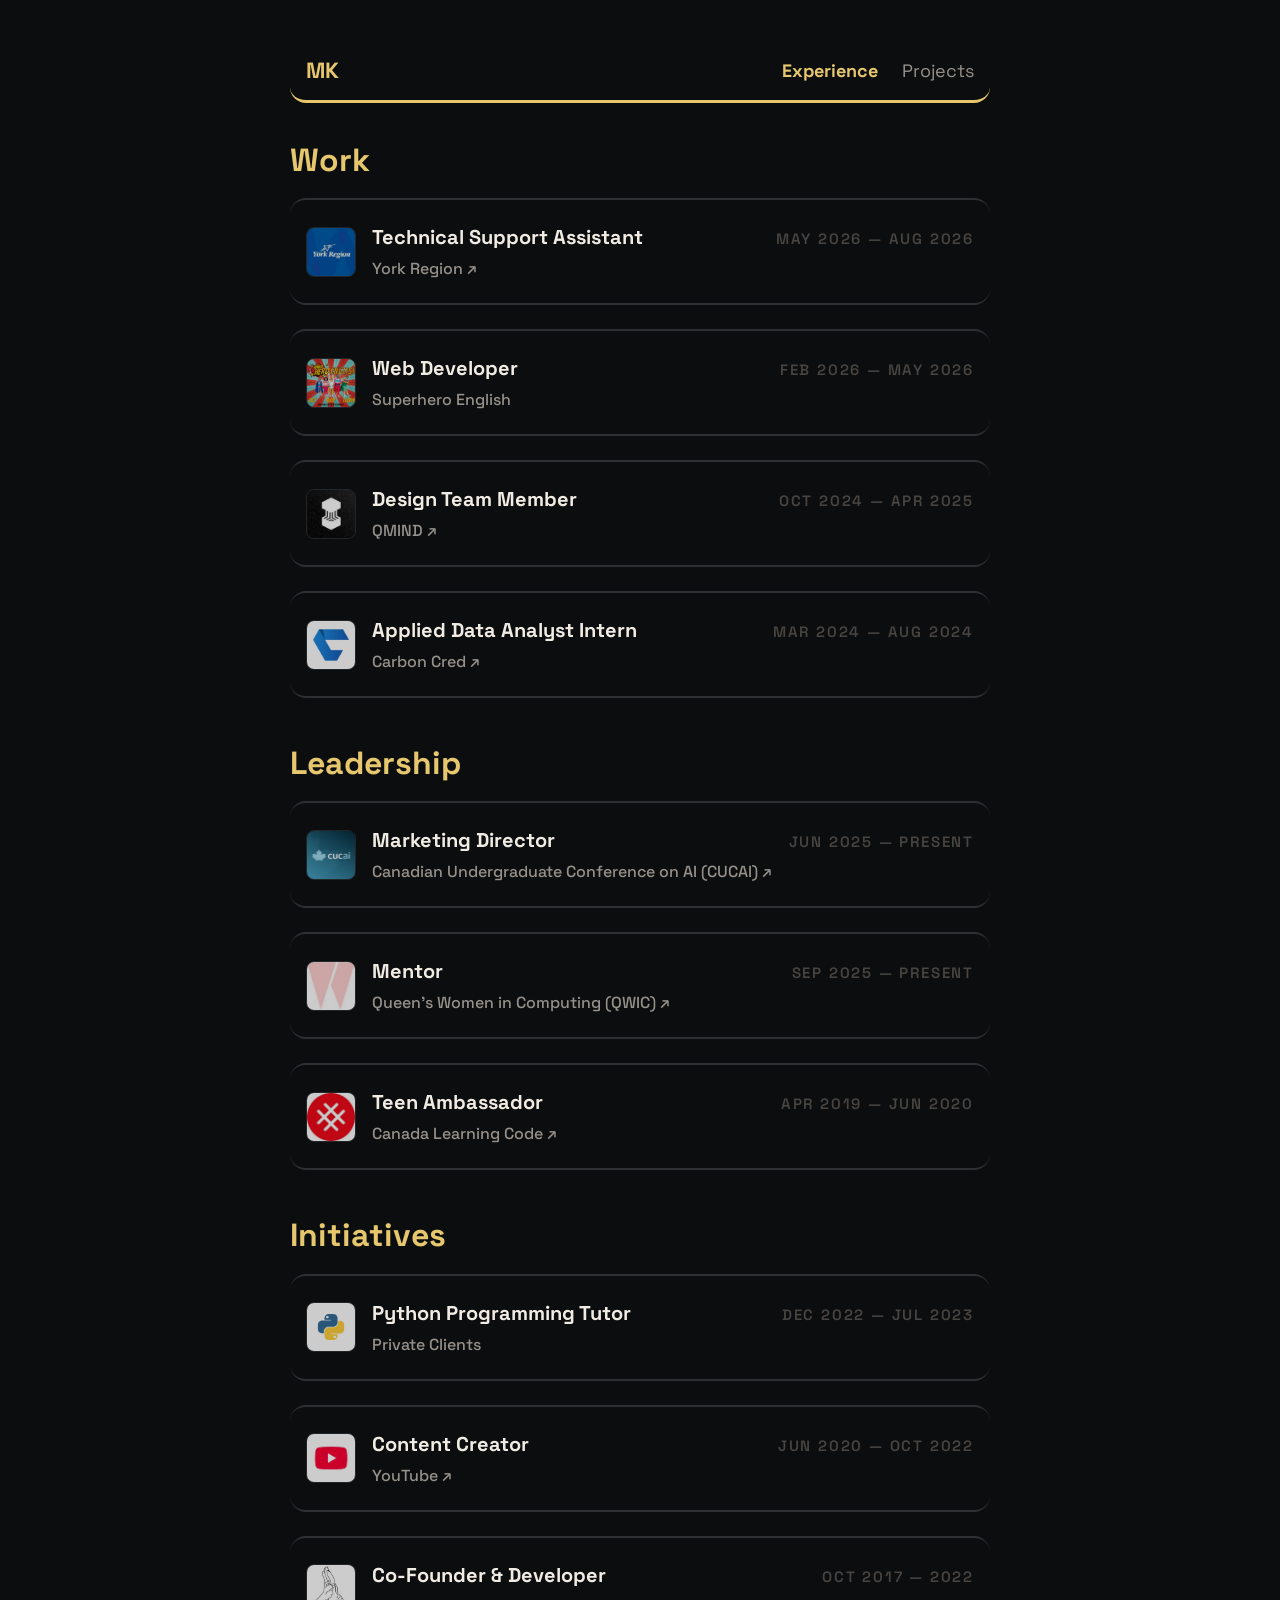
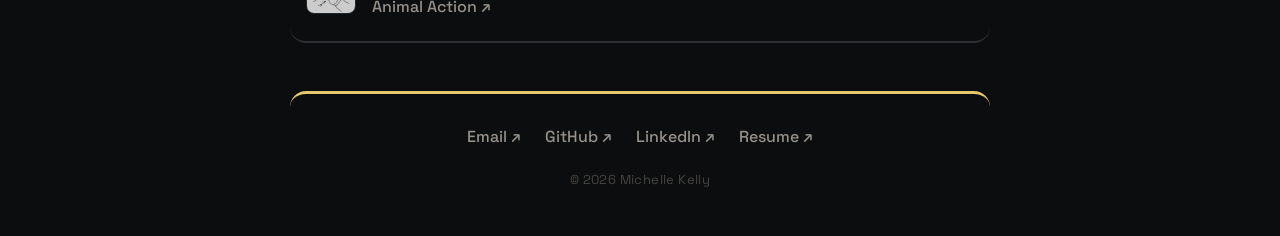
<file: pages/experience.html>
<!DOCTYPE html>
<html lang='en'>
<head>
    <meta charset='UTF-8'>
    <meta name='viewport' content='width=device-width, initial-scale=1.0'>
    <meta name="description" content="My experience and work history.">
    <meta property="og:title" content="Experience | Michelle Kelly">
    <meta property="og:description" content="My experience and work history.">
    <meta property="og:image" content="../assets/img/og-image.jpg">
    <link rel="icon" href="../favicon.ico" type="image/x-icon">
    <link rel="stylesheet" href='../style.css'>
    <link href="https://fonts.googleapis.com/css2?family=Space+Grotesk:wght@400;500;600;700&display=swap" rel="stylesheet">
    <script src='../script.js' defer></script>
    <title>Experience - MK</title>
</head>
<body>
    <div class='screen'>
        <nav>
            <a class="initial" href="../index.html">MK</a>
            <a href="experience.html" class="active">Experience</a>
            <a href="projects.html">Projects</a>
        </nav>

        <main>
            <h1>Work</h1>
            
            <div class="exp-list">
                <details>
                    <summary>
                        <img src="../assets/logos/yorkregion.jpg" alt="York Region Logo" class="exp-logo">
                        <div class="exp-info">
                            <div class="exp-header">
                                <h2 class="exp-role">Technical Support Assistant</h2>
                                <span class="exp-date">May 2026 — Aug 2026</span>
                            </div>
                            <a href="https://www.york.ca/" target="_blank" class="exp-company">York Region ↗</a>
                        </div>
                    </summary>
                    <ul class="exp-bullets">
                        <li>Set to develop custom automation scripts and data-capture forms to streamline information tracking and improve data integrity across branch-wide sources</li>
                        <li>Tasked with architecting a centralized technical knowledge base (Wiki) and facilitating staff training to optimize data retrieval and software workflows</li>
                    </ul>
                </details>

                <details>
                    <summary>
                        <img src="../assets/logos/superheroenglish.jpg" alt="Superhero English Logo" class="exp-logo">
                        <div class="exp-info">
                            <div class="exp-header">
                                <h2 class="exp-role">Web Developer</h2>
                                <span class="exp-date">Feb 2026 — May 2026</span>
                            </div>
                            <span class="exp-company">Superhero English</span>
                        </div>
                    </summary>
                    <ul class="exp-bullets">
                        <li>Currently building a website for Superhero English in Thailand, supporting educational outreach and online visibility.</li>
                    </ul>
                </details>

                <details>
                    <summary>
                        <img src="../assets/logos/qmind.jpg" alt="QMIND Logo" class="exp-logo">
                        <div class="exp-info">
                            <div class="exp-header">
                                <h2 class="exp-role">Design Team Member</h2>
                                <span class="exp-date">Oct 2024 — Apr 2025</span>
                            </div>
                            <a href="https://qmind.ca/" target="_blank" class="exp-company">QMIND ↗</a>
                        </div>
                    </summary>
                    <ul class="exp-bullets">
                        <li>Collaborated in QMIND’s Division of AI Research to implement and refine state-of-the-art AI models.</li>
                        <li>Awarded the Next-Generation Award for stellar growth, initiative, and technical contribution as a new member.</li>
                    </ul>
                </details>

                <details>
                    <summary>
                        <img src="../assets/logos/carboncred.png" alt="Carbon Cred Logo" class="exp-logo">
                        <div class="exp-info">
                            <div class="exp-header">
                                <h2 class="exp-role">Applied Data Analyst Intern</h2>
                                <span class="exp-date">Mar 2024 — Aug 2024</span>
                            </div>
                            <a href="https://www.carboncred.com/" target="_blank" class="exp-company">Carbon Cred ↗</a>
                        </div>
                    </summary>
                    <ul class="exp-bullets">
                        <li>Analyzed large-scale location-time datasets to identify authentic vs anomalous activity patterns, improving reliability of carbon credit classification.</li>
                        <li>Interpreted behavioral and geographic trends to support the product’s underlying classification logic and data integrity.</li>
                    </ul>
                </details>
            </div>

            <h1 style="margin-top: 48px;">Leadership</h1>
            <div class="exp-list">
                
                <details>
                    <summary>
                        <img src="../assets/logos/cucai.jpg" alt="CUCAI Logo" class="exp-logo">
                        <div class="exp-info">
                            <div class="exp-header">
                                <h2 class="exp-role">Marketing Director</h2>
                                <span class="exp-date">Jun 2025 — Present</span>
                            </div>
                            <a href="https://www.cucai.ca/" target="_blank" class="exp-company">Canadian Undergraduate Conference on AI (CUCAI) ↗</a>
                        </div>
                    </summary>
                    <ul class="exp-bullets">
                        <li>Directed CUCAI’s marketing strategy across multiple platforms, producing a structured content calendar and coordinating with chairs, directors, and designers to deliver all conference materials and campaigns</li>
                        <li>Launched an AI-focused newsletter and optimized digital engagement, driving a <b>291%</b> subscriber increase and boosting awareness and ticket sales for Canada’s largest undergraduate AI conference (<b>400+</b> attendees)</li>
                    </ul>
                </details> 

                <details>
                    <summary>
                        <img src="../assets/logos/qwic.jpg" alt="QWIC Logo" class="exp-logo">
                        <div class="exp-info">
                            <div class="exp-header">
                                <h2 class="exp-role">Mentor</h2>
                                <span class="exp-date">Sep 2025 — Present</span>
                            </div>
                            <a href="https://qwic.org/" target="_blank" class="exp-company">Queen's Women in Computing (QWIC) ↗</a>
                        </div>
                    </summary>
                    <ul class="exp-bullets">
                        <li>Mentoring a first-year computing student through QWIC, providing guidance on resume development, internship preparation, course planning, study strategies, and navigating Queen’s computing program and CS community.</li>
                    </ul>
                </details>

                <details>
                    <summary>
                        <img src="../assets/logos/clc.jpg" alt="Canada Learning Code Logo" class="exp-logo">
                        <div class="exp-info">
                            <div class="exp-header">
                                <h2 class="exp-role">Teen Ambassador</h2>
                                <span class="exp-date">Apr 2019 — Jun 2020</span>
                            </div>
                            <a href="https://www.canadalearningcode.ca/" target="_blank" class="exp-company">Canada Learning Code ↗</a>
                        </div>
                    </summary>
                    <ul class="exp-bullets">
                        <li>Collaborated and led virtual programming workshops for ages 11-16.</li>
                    </ul>
                </details>
            </div>

            <h1 style="margin-top: 48px;">Initiatives</h1>
            <div class="exp-list">
                
                <details>
                    <summary>
                        <img src="../assets/logos/python.jpg" alt="Python Logo" class="exp-logo">
                        <div class="exp-info">
                            <div class="exp-header">
                                <h2 class="exp-role">Python Programming Tutor</h2>
                                <span class="exp-date">Dec 2022 — Jul 2023</span>
                            </div>
                            <span class="exp-company">Private Clients</span>
                        </div>
                    </summary>
                    <ul class="exp-bullets">
                        <li>Designed and led one-on-one virtual lessons to teach kids fundamental Python concepts.</li>
                    </ul>
                </details>

                <details>
                    <summary>
                        <img src="../assets/logos/youtube.jpg" alt="YouTube Logo" class="exp-logo">
                        <div class="exp-info">
                            <div class="exp-header">
                                <h2 class="exp-role">Content Creator</h2>
                                <span class="exp-date">Jun 2020 — Oct 2022</span> 
                            </div>
                            <a href="https://www.youtube.com/@FoxBlox" target="_blank" class="exp-company">YouTube ↗</a>
                        </div>
                    </summary>
                    <ul class="exp-bullets">
                        <li>Created and managed a gaming YouTube channel, producing content and running live streams that grew a community of (peak) <b>22,000+</b> subscribers.</li>
                        <li>Established strategic partnerships and secured brand sponsorships while fostering an active, positive, and highly engaged online space.</li>
                    </ul>
                </details>

                <details>
                    <summary>
                        <img src="../assets/logos/animalaction.jpg" alt="Animal Action Logo" class="exp-logo">
                        <div class="exp-info">
                            <div class="exp-header">
                                <h2 class="exp-role">Co-Founder & Developer</h2>
                                <span class="exp-date">Oct 2017 — 2022</span> 
                            </div>
                            <a href="#" target="_blank" class="exp-company">Animal Action ↗</a>
                        </div>
                    </summary>
                    <ul class="exp-bullets">
                        <li>Co-founded an initiative dedicated to reducing animal starvation in Canada, successfully gathering and distributing over <b>100,000</b> lbs of donated pet food to communities in need, including Northern deliveries in partnership with the OSPCA.</li>
                        <li>Designed and developed an interactive game published to Google Play to drive awareness, boost user engagement, and support the organization's core mission.</li>
                    </ul>
                </details>

            </div>
        </main>

        <footer>
            <div class="footer-links">
                <a href="mailto:michelle.kelly@queensu.ca">Email ↗</a>
                <a href="https://github.com/MichelleKellyy" target="_blank">GitHub ↗</a>
                <a href="https://www.linkedin.com/in/michellebkelly" target="_blank">LinkedIn ↗</a>
                <a href="../resume.pdf" download>Resume ↗</a>
            </div>
            <div class="footer-note">© 2026 Michelle Kelly</div>
        </footer>
    </div>
</body>
</html>
</file>
<file: style.css>
:root {
    --board:        #191b1d;
    --raised:       #1f2224;
    --border:       #2c3033;
    --border-dash:  #2a2e31;
    --white:        #e4e0d8;
    --white-dim:    #96918b;
    --white-faint:  #474441;
    --white-white:  #f0ebe3;
    --accent:       #e6c76e;
    --red:          #cf7368;
    --blue:         #76a8d0;
    --green:        #7eb594;
    --pink:       #e38bb0;
}

html::-webkit-scrollbar {
  display: none;
}

html {
  -ms-overflow-style: none;
  scrollbar-width: none;
}

main {
    margin-bottom: 48px;
}

body {
    font-family: "Space Grotesk", sans-serif;
    color: var(--accent);
    background-color: #0c0d0e; 
    margin: 0;
    padding: 24px;
}

.screen {
    max-width: 700px;
    display: flex;
    flex-direction: column;
    margin: 0 auto;
    min-height: 90vh;
}

h1 {
    font-size: 32px;
    font-weight: 700;
    margin: 16px 0 20px 0;
    line-height: 1.1;
}

.intro {
    font-size: 19px;
    color: var(--white-white);
    margin-bottom: 24px;
}

p {
    font-weight: 400;
    line-height: 1.7;
    color: var(--white);
    font-size: 17px;
    margin-bottom: 24px;
}

p a {
    color: var(--white-dim);
    text-decoration: none;
    transition: color 0.2s ease;
}

p a:hover {
    color: var(--accent);
}

b {
    color: var(--accent);
    font-weight: 600;
}

nav {
    position: sticky;
    top: 0;
    z-index: 10;
    background-color: #0c0d0e;
    padding: 8px 16px 16px;
    margin-top: 24px;
    margin-bottom: 24px;
    border-bottom: 3px solid var(--accent);
    border-radius: 16px;
    display: flex;
    align-items: center;
    gap: 24px;
}

nav a {
    font-size: 18px;
    color: var(--white-dim);
    text-decoration: none;
    font-weight: 400;
    transition: color 0.2s ease;
}

nav a:hover {
    color: var(--white);
}

nav a.active {
    color: var(--accent);
    font-weight: 700;
    pointer-events: none; 
}

.initial {
    font-size: 22px;
    color: var(--accent);
    font-weight: 700;
    margin-right: auto;
}

footer {
    display: flex;
    flex-direction: column;
    align-items: center;
    gap: 16px;
    margin-top: auto;
    padding: 32px 0 24px;
    border-top: 3px solid var(--accent);
    border-radius: 16px;
}

footer a {
    color: var(--white-dim);
    text-decoration: none;
    font-weight: 500;
    transition: color 0.2s ease;
}

footer a:hover {
    color: var(--accent);
}

.footer-links {
    display: flex;
    gap: 24px;
    flex-wrap: wrap;
    justify-content: center;
}

.footer-note {
    margin-top: 8px;
    font-size: 13px;
    color: var(--white-faint);
    letter-spacing: 0.03em;
}

.more-section {
    margin-top: 8px;
}

.more-toggle {
    background: none;
    border: none;
    padding: 0;
    font-family: inherit;
    color: var(--white-dim);
    font-size: 16px;
    font-weight: 500;
    cursor: pointer;
    display: inline-flex;
    align-items: center;
    gap: 8px;
    transition: color 0.2s ease;
}

.more-toggle span {
    display: inline-block;
    animation: arrowBounce 1.5s ease-in-out infinite;
    font-size: 20px;
}

@keyframes arrowBounce {
    0%, 100% {
        transform: translateY(0);
    }
    50% {
        transform: translateY(5px);
    }
}

.more-toggle:hover span {
    animation: none;
}

.more-toggle:hover {
    color: var(--accent);
}

.more-toggle.clicked span {
    animation: none;
}

.toggle-symbol {
    display: inline-block;
    transition: transform 0.3s ease;
}

.more-toggle.open .toggle-symbol {
    transform: rotate(180deg);
}

.more-content {
    display: none;
    margin-top: 8px;
    padding-top: 8px;
}

@keyframes fadeSlideDown {
    from { opacity: 0; transform: translateY(-5px); }
    to { opacity: 1; transform: translateY(0); }
}

.more-content.show {
    display: flex;
    flex-direction: column;
    gap: 24px;
    /* animation: fadeSlideDown 0.4s ease forwards; */
}

.more-label {
    font-size: 15px;
    font-weight: 600;
    text-transform: uppercase;
    letter-spacing: 0.12em;
    color: var(--white-faint);
    margin-top: 0;
    margin-bottom: 8px;
}

.more-content p {
    margin: 0;
    font-size: 16px;
    line-height: 1.7;
}

.gallery-wrapper {
    position: relative;
    margin: 16px 0;
    padding: 0 16px;
}

.scroll-btn {
    position: absolute;
    top: 50%;
    transform: translateY(-50%);
    background: transparent;
    color: var(--white-dim);
    border: none;
    font-size: 24px;
    font-weight: 300;
    font-family: monospace;
    width: 40px;
    height: 40px;
    display: flex;
    align-items: center;
    justify-content: center;
    cursor: pointer;
    z-index: 10;
    transition: color 0.2s ease, transform 0.2s ease;
}

.left-btn { left: -24px; }
.right-btn { right: -24px; }

.scroll-btn:hover {
    color: var(--accent);
}

.left-btn:hover { transform: translateY(-50%) translateX(-4px); }
.right-btn:hover { transform: translateY(-50%) translateX(4px); }


#photoScroller {
    display: flex;
    gap: 16px;
    overflow-x: auto;
    padding: 4px 4px 8px 4px;
    scroll-snap-type: x mandatory;
    -webkit-overflow-scrolling: touch;
    scrollbar-width: none;
    -ms-overflow-style: none;
}

#photoScroller::-webkit-scrollbar {
    display: none; 
}

#photoScroller img {
    height: 250px; 
    width: auto; 
    border-radius: 8px;
    border: 2px solid var(--border);
    cursor: pointer;
    scroll-snap-align: start; 
    filter: brightness(80%);
    transition: all 0.4s ease;
}

#photoScroller img:hover {
    filter: brightness(100%);
    border-color: var(--accent); 
    transform: scale(1.02); 
}

summary {
    list-style: none; 
    cursor: pointer;
    display: block; 
}

summary::-webkit-details-marker {
    display: none; 
}

summary:has(.exp-logo) {
    display: flex;
    align-items: center;
    gap: 16px; 
}

.exp-info {
    flex: 1; 
}

.exp-logo {
    width: 48px;
    height: 48px;
    border-radius: 8px; 
    object-fit: cover;
    background-color: var(--raised); 
    border: 1px solid var(--border);
    filter: brightness(80%); 
    transition: all 0.3s ease;
}

details:hover .exp-logo {
    filter: brightness(100%);
    /*border-color: var(--accent);*/
}

details {
    border-top: 2px solid var(--border);
    border-bottom: 2px solid var(--border);
    border-left: none;
    border-right: none;
    border-radius: 16px;
    padding: 24px 16px;
    margin-bottom: 24px;
    transition: transform 0.2s ease, border-color 0.2s ease;
}

details:hover {
    transform: scale(1.015);
    /*border-color: var(--accent);*/
}

details:last-child {
    margin-bottom: 0;
}

.exp-header {
    display: flex;
    justify-content: space-between;
    align-items: baseline;
    margin-bottom: 8px;
}

.exp-role {
    font-size: 20px;
    margin: 0;
    color: var(--white-white);
    transition: color 0.2s ease;
}

.exp-date {
    color: var(--white-faint);
    font-size: 15px;
    text-transform: uppercase;
    font-weight: 600;
    letter-spacing: 0.12em;
}

a.exp-company {
    display: inline-block;
    color: var(--white-dim);
    font-size: 16px;
    font-weight: 500;
    text-decoration: none;
    transition: color 0.2s ease;
    z-index: 2;
    position: relative;
}

a.exp-company:hover {
    color: var(--accent);
}

span.exp-company {
    color: var(--white-dim);
    font-size: 16px;
    font-weight: 500;
}

.exp-bullets {
    margin-top: 16px;
    margin-bottom: 0;
    padding-left: 24px;
    color: var(--white);
    list-style-type: square; 
}

.exp-bullets li {
    font-size: 16px;
    line-height: 1.6;
    margin-bottom: 8px;
    color: var(--white);
}

.exp-bullets li:last-child {
    margin-bottom: 0;
}

.preview-text {
    font-size: 15px;
    color: var(--white-dim);
    margin: 0 0 16px 0;
    line-height: 1.6;
}

.tech-tags {
    display: flex;
    flex-wrap: wrap;
    gap: 8px;
}

.tech-tags span {
    font-size: 12px;
    color: var(--accent);
    background-color: rgba(230, 199, 110, 0.1);
    padding: 4px 8px;
    border-radius: 8px;
}

.expanded-content {
    display: flex;
    gap: 24px;
    align-items: flex-start;
    margin-bottom: 24px;
}

.expanded-text {
    flex: 1;
}

.project-demo-img {
    width: 200px;
    border-radius: 8px;
    border: 1px solid var(--border);
    object-fit: cover;
    
    transform-origin: right center; 
    position: relative;
    z-index: 1;
    
    transition: transform 0.3s ease, 
                box-shadow 0.3s ease, 
                border-color 0.3s ease;
}

.project-demo-img:hover {
    transform: scale(2); 
    
    z-index: 100; 
    border-color: var(--accent);
    
    box-shadow: -15px 15px 40px rgba(0, 0, 0, 0.95); 
}

@media (max-width: 600px) {
    .project-demo-img {
        width: 100%;
        max-width: 300px;
        transform-origin: center center; 
    }
    
    .project-demo-img:active {
        transform: scale(1.15);
        z-index: 100;
        box-shadow: 0 10px 30px rgba(0, 0, 0, 0.9);
    }
}

.project-links {
    display: flex;
    gap: 24px;
    flex-wrap: wrap;
    padding-top: 8px;
}
</file>
